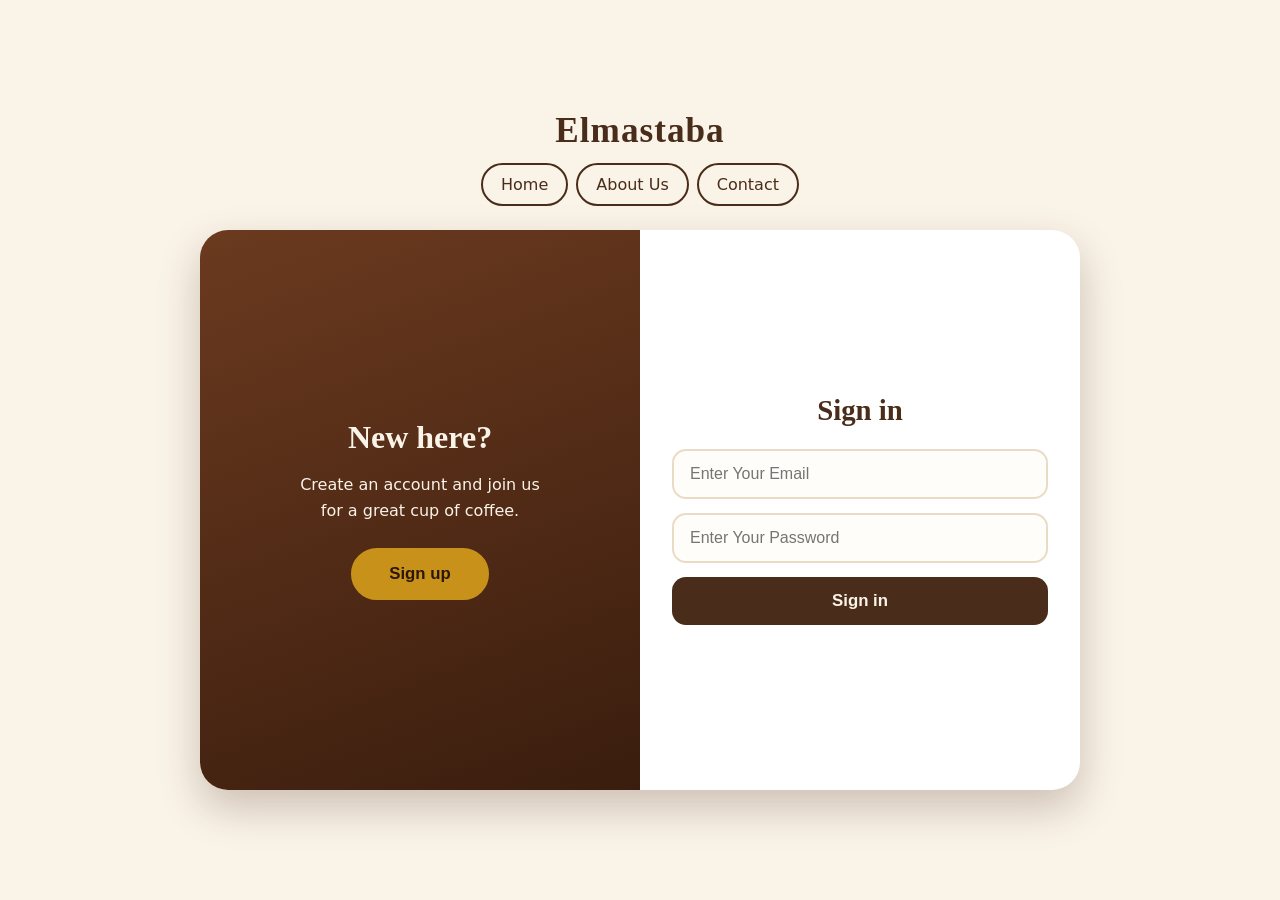
<file: LogIn.html>
<!DOCTYPE html>
<html lang="en">
<head>
  <meta charset="UTF-8">
  <meta name="viewport" content="width=device-width, initial-scale=1.0">
  <title>Login</title>
  <link rel="stylesheet" href="LogIn.css">
</head>
<body>

  <header>
    <h1>Elmastaba</h1>
    <nav>
      <a href="index.html">Home</a>
      <a href="About.html">About Us</a>
      <a href="Contact.html">Contact</a>
    </nav>
  </header>

  <div class="box" id="box">

    <div class="overlay">
      <h2 id="overlayTitle">New here?</h2>
      <p id="overlayText">Create an account and join us for a great cup of coffee.</p>
      <button type="button" id="toggleBtn">Sign up</button>
    </div>

    <div class="panel">
      <form id="loginForm">
        <h2>Sign in</h2>
        <input type="email" placeholder="Enter Your Email" aria-label="Email" autocomplete="email" required>
        <input type="password" placeholder="Enter Your Password" aria-label="Password" autocomplete="current-password" required>
        <button type="submit">Sign in</button>
      </form>

      <form id="signupForm" inert>
        <h2>Sign up</h2>
        <input type="text" placeholder="Enter Your Name" aria-label="Name" autocomplete="name" required>
        <input type="email" placeholder="Enter Your Email" aria-label="Email" autocomplete="email" required>
        <input type="password" placeholder="Create A Password" aria-label="Password" autocomplete="new-password" required>
        <button type="submit">Create account</button>
      </form>
    </div>

  </div>

  <script src="LogIn.js"></script>
  <script src="auth.js"></script>

</body>
</html>
</file>
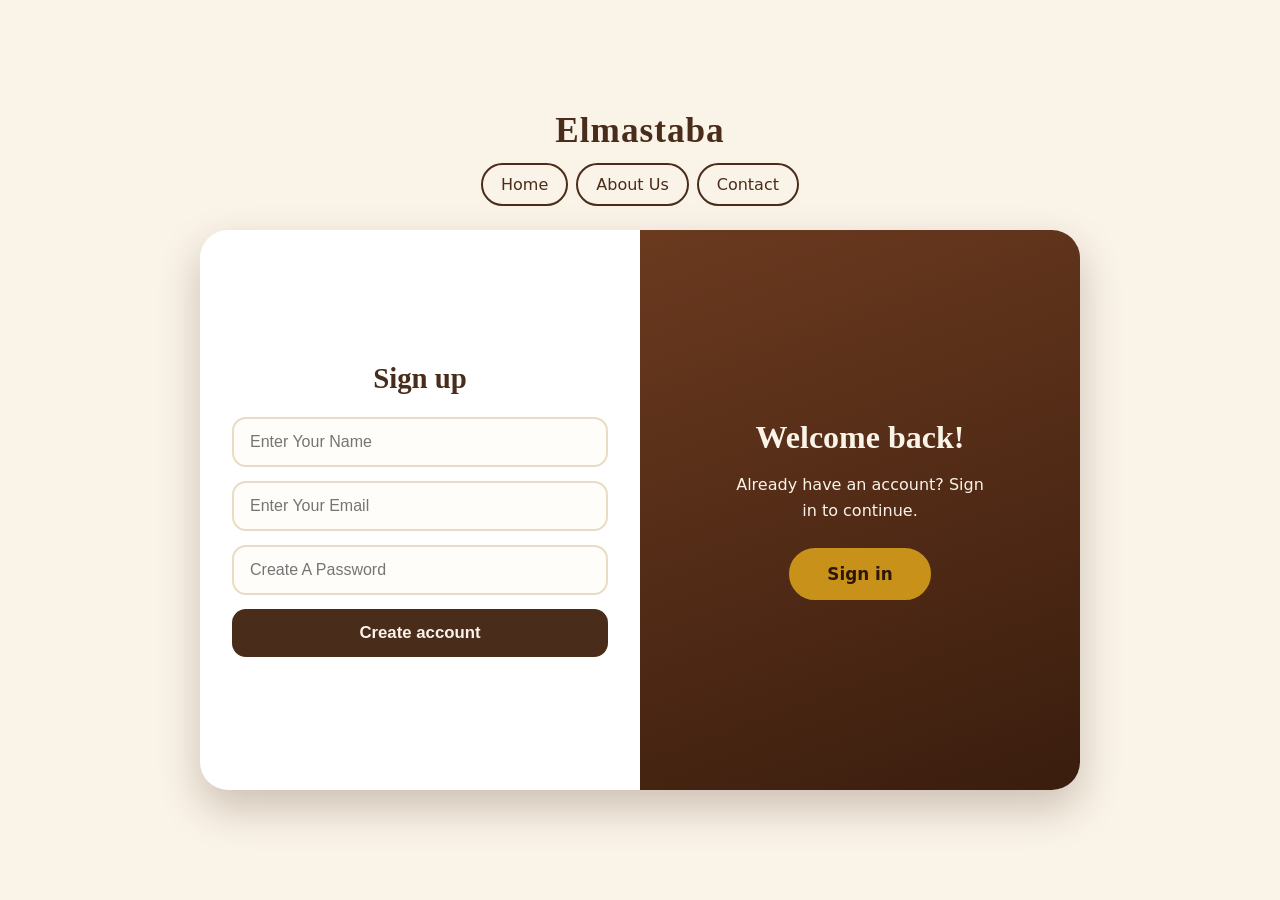
<file: SignUp.html>
<!DOCTYPE html>
<html lang="en">
<head>
  <meta charset="UTF-8">
  <meta name="viewport" content="width=device-width, initial-scale=1.0">
  <title>Sign up</title>
  <link rel="stylesheet" href="LogIn.css">
</head>
<body>

  <header>
    <h1>Elmastaba</h1>
    <nav>
      <a href="index.html">Home</a>
      <a href="About.html">About Us</a>
      <a href="Contact.html">Contact</a>
    </nav>
  </header>

  <!-- الكلاس signup معناه: الفورم شمال واللون البني يمين -->
  <div class="box signup">

    <div class="overlay">
      <h2>Welcome back!</h2>
      <p>Already have an account? Sign in to continue.</p>
      <a href="LogIn.html" class="btn-link">Sign in</a>
    </div>

    <div class="panel">
      <form id="signupForm" action="#" method="post">
        <h2>Sign up</h2>
        <input type="text" name="name" placeholder="Enter Your Name" aria-label="Name" autocomplete="name" required>
        <input type="email" name="email" placeholder="Enter Your Email" aria-label="Email" autocomplete="email" required>
        <input type="password" name="password" placeholder="Create A Password" aria-label="Password" autocomplete="new-password" minlength="6" required>
        <button type="submit" >Create account</button>
      </form>
    </div>

  </div>
<script src="auth.js"></script>
</body>
</html>
</file>
<file: LogIn.css>
* { box-sizing: border-box; margin: 0; padding: 0; }

body {
  min-height: 100vh;
  min-height: 100dvh;
  background: #faf3e8;
  color: #4a2c1a;
  font-family: Georgia, "Times New Roman", serif;
  display: flex;
  flex-direction: column;
  align-items: center;
  justify-content: center;
  gap: 24px;
  padding: 24px 16px;
}

/* ---------- الهيدر ---------- */
header { text-align: center; }
header h1 { font-size: 2.2rem; letter-spacing: 1px; }

nav {
  margin-top: 12px;
  display: flex;
  gap: 8px;
  justify-content: center;
  flex-wrap: wrap;
  font-family: system-ui, -apple-system, "Segoe UI", Arial, sans-serif;
}

nav a {
  color: #4a2c1a;
  text-decoration: none;
  padding: 10px 18px;
  border-radius: 999px;
  border: 2px solid #4a2c1a;
  transition: all .25s ease;
}

nav a:hover,
nav a:focus-visible {
  background: #c8921a;
  border-color: #c8921a;
  color: #2b1608;
}

/* ---------- الصندوق الرئيسي ---------- */
.box {
  position: relative;
  width: 100%;
  max-width: 880px;
  height: 560px;
  background: #fff;
  border-radius: 28px;
  overflow: hidden;
  box-shadow: 0 18px 40px rgba(74, 44, 26, .25);
  font-family: system-ui, -apple-system, "Segoe UI", Arial, sans-serif;
}

/* النص الشمال الملوّن */
.overlay {
  position: absolute;
  top: 0;
  left: 0;
  width: 50%;
  height: 100%;
  z-index: 2;
  background: linear-gradient(160deg, #6b3a1f, #3a1d0e);
  color: #faf3e8;
  display: flex;
  flex-direction: column;
  align-items: center;
  justify-content: center;
  gap: 16px;
  padding: 32px;
  text-align: center;
  transition: transform .7s cubic-bezier(.65, 0, .35, 1);
}

.overlay h2 { font-family: Georgia, serif; font-size: 2rem; }
.overlay p  { line-height: 1.6; max-width: 26ch; }

.overlay button {
  margin-top: 8px;
  font-size: 1.05rem;
  font-weight: 700;
  padding: 14px 36px;
  border-radius: 999px;
  border: 2px solid #c8921a;
  background: #c8921a;
  color: #2b1608;
  cursor: pointer;
  transition: all .25s ease;
}

.overlay button:hover,
.overlay button:focus-visible {
  background: transparent;
  color: #c8921a;
}

/* النص اليمين: الفورم */
.panel {
  position: absolute;
  top: 0;
  left: 50%;
  width: 50%;
  height: 100%;
  transition: transform .7s cubic-bezier(.65, 0, .35, 1);
}

form {
  position: absolute;
  inset: 0;
  padding: 32px;
  display: flex;
  flex-direction: column;
  justify-content: center;
  gap: 14px;
  transition: opacity .4s ease, visibility .4s ease;
}

form h2 {
  font-family: Georgia, serif;
  font-size: 1.8rem;
  text-align: center;
  margin-bottom: 8px;
}

input {
  width: 100%;
  font-size: 16px;
  padding: 14px 16px;
  border: 2px solid #eadcc4;
  border-radius: 14px;
  background: #fffdf9;
  color: #4a2c1a;
  outline: none;
  transition: border-color .2s ease;
}

input:focus { border-color: #c8921a; }

form button {
  font-size: 1.05rem;
  font-weight: 700;
  padding: 14px;
  border: none;
  border-radius: 14px;
  background: #4a2c1a;
  color: #faf3e8;
  cursor: pointer;
  transition: background .25s ease, color .25s ease;
}

form button:hover,
form button:focus-visible {
  background: #c8921a;
  color: #2b1608;
}

/* افتراضياً: Login ظاهر وSign up مخفي */
#signupForm { opacity: 0; visibility: hidden; }

/* ---------- بعد الضغط على Sign up ---------- */
.box.signup .overlay { transform: translateX(100%); }
.box.signup .panel   { transform: translateX(-100%); }
.box.signup #loginForm  { opacity: 0; visibility: hidden; }
.box.signup #signupForm { opacity: 1; visibility: visible; }

/* ---------- الفون: الحركة رأسية ---------- */
@media (max-width: 700px) {
  .box { height: 680px; }

  .overlay {
    width: 100%;
    height: 220px;
    padding: 20px;
    gap: 10px;
  }

  .overlay h2 { font-size: 1.6rem; }

  .panel {
    left: 0;
    top: 220px;
    width: 100%;
    height: 460px;
  }

  .box.signup .overlay { transform: translateY(460px); }
  .box.signup .panel   { transform: translateY(-220px); }
}

@media (prefers-reduced-motion: reduce) {
  .overlay, .panel, form { transition-duration: .01s; }
}.overlay .btn-link {
  margin-top: 8px;
  font-size: 1.05rem;
  font-weight: 700;
  padding: 14px 36px;
  border-radius: 999px;
  border: 2px solid #c8921a;
  background: #c8921a;
  color: #2b1608;
  text-decoration: none;
  transition: all .25s ease;
}

.overlay .btn-link:hover,
.overlay .btn-link:focus-visible {
  background: transparent;
  color: #c8921a;
}
@keyframes identifier {
    0% {
        transform: translateY(-20px);
        opacity: 0;
    }

    100% {
        transform: translateY(0);
        opacity: 1;
    }

}
body {
  animation: pageIn .5s ease both;
}

body.leaving {
  animation: pageOut .4s ease forwards;
}

@keyframes pageIn {
  from { opacity: 0; transform: translateY(20px); }
  to   { opacity: 1; transform: none; }
}

@keyframes pageOut {
  to { opacity: 0; transform: translateY(-20px); }
}
/* Done message */
.done-toast {
  position: fixed;
  inset: 0;
  z-index: 100;
  display: flex;
  align-items: center;
  justify-content: center;
  gap: 14px;
  background: rgba(74, 44, 26, .9);
  color: #faf3e8;
  font-family: Georgia, "Times New Roman", serif;
  font-size: 2rem;
  animation: doneIn .3s ease both;
}
.done-check {
  display: grid;
  place-items: center;
  width: 48px;
  height: 48px;
  border-radius: 50%;
  background: #c8921a;
  color: #2b1608;
  font-family: system-ui, sans-serif;
  font-size: 1.8rem;
  animation: checkPop .45s cubic-bezier(.34, 1.56, .64, 1) .15s both;
}
@keyframes doneIn { from { opacity: 0; } to { opacity: 1; } }
@keyframes checkPop { from { transform: scale(0); } to { transform: scale(1); } }
@media (prefers-reduced-motion: reduce) { .done-toast, .done-check { animation: none; } }
</file>
